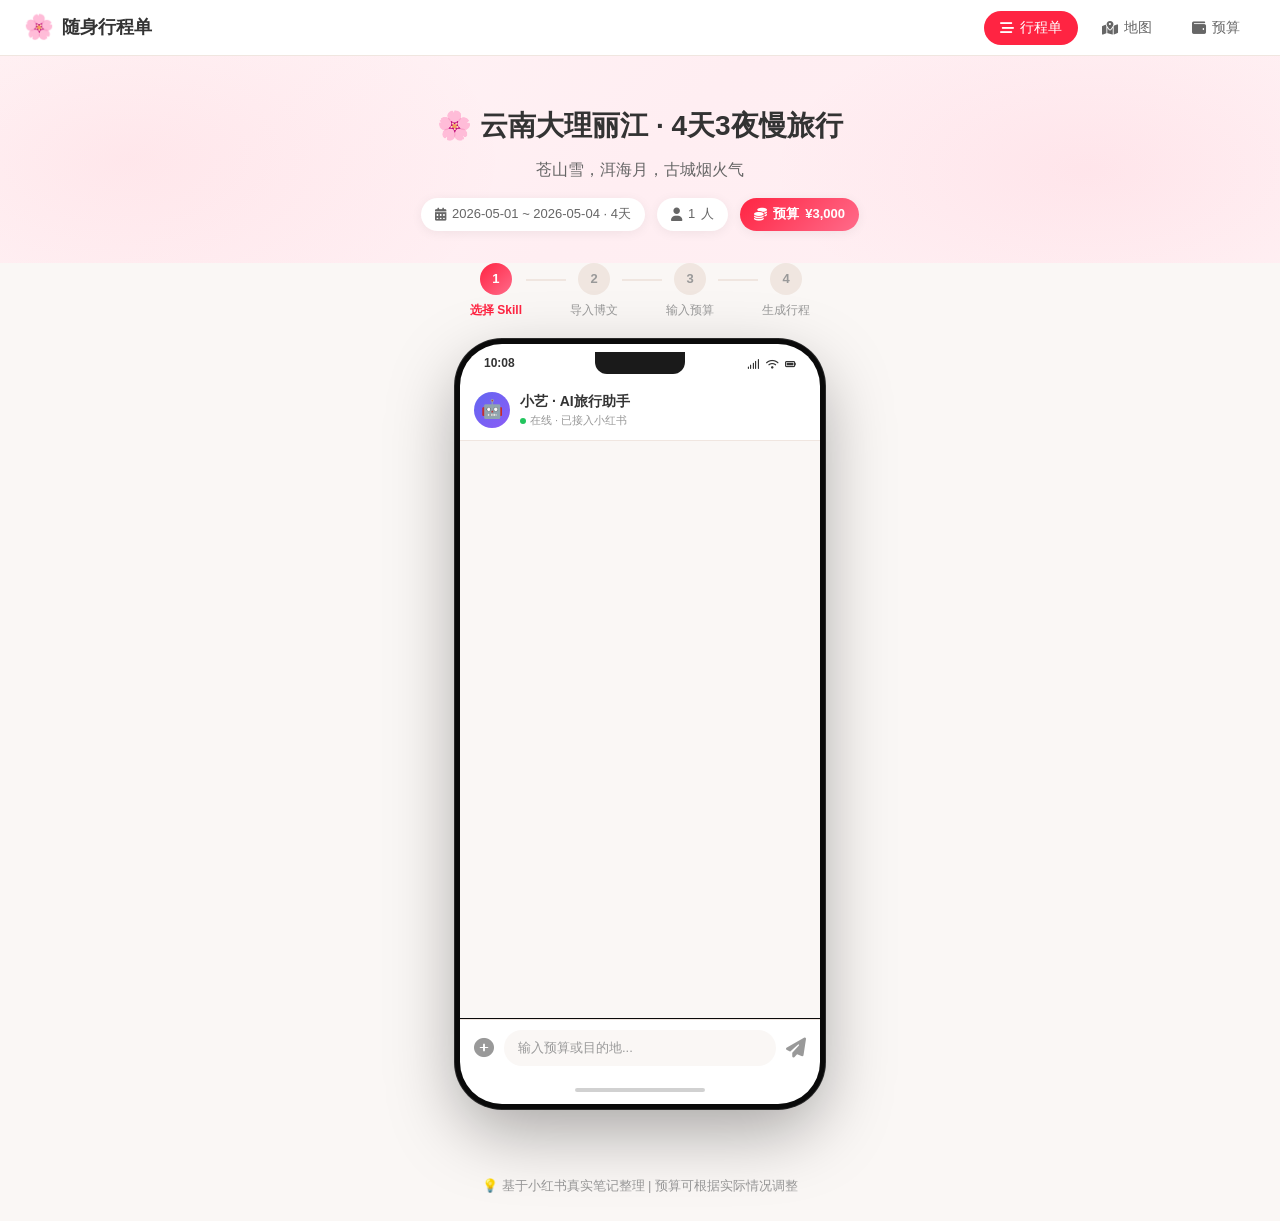
<file: v2/index.html>
<!DOCTYPE html>
<html lang="zh-CN">
<head>
  <meta charset="UTF-8">
  <meta name="viewport" content="width=device-width, initial-scale=1.0">
  <title>🌸 云南旅行计划 | 随身行程单</title>
  <link rel="stylesheet" href="https://cdnjs.cloudflare.com/ajax/libs/font-awesome/6.4.0/css/all.min.css">
  <link rel="stylesheet" href="style.css">
</head>
<body>
  <!-- 顶部导航 -->
  <nav class="top-nav">
    <div class="nav-brand">
      <span class="logo">🌸</span>
      <span class="brand-text">随身行程单</span>
    </div>
    <div class="nav-actions">
      <button class="nav-btn active" data-view="itinerary">
        <i class="fas fa-stream"></i> 行程单
      </button>
      <button class="nav-btn" data-view="map">
        <i class="fas fa-map-marked-alt"></i> 地图
      </button>
      <button class="nav-btn" data-view="budget">
        <i class="fas fa-wallet"></i> 预算
      </button>
    </div>
  </nav>

  <!-- Hero 区域 -->
  <header class="hero">
    <div class="hero-bg"></div>
    <div class="hero-content">
      <h1 id="trip-title"></h1>
      <p id="trip-subtitle"></p>
      <div class="hero-tags">
        <span class="tag"><i class="fas fa-calendar-alt"></i> <span id="trip-dates"></span></span>
        <span class="tag"><i class="fas fa-user"></i> <span id="trip-travelers"></span>人</span>
        <span class="tag tag-budget"><i class="fas fa-coins"></i> 预算 <span id="trip-budget"></span></span>
      </div>
    </div>
  </header>

  <!-- 主内容区 -->
  <main class="main-content">
    <!-- 行程单视图（默认） -->
    <section id="itinerary-view" class="view active">
      <!-- 流程步骤条 -->
      <div class="flow-steps" id="flow-steps">
        <div class="flow-step active" data-step="1">
          <div class="flow-step-num">1</div>
          <div class="flow-step-label">选择 Skill</div>
        </div>
        <div class="flow-line"></div>
        <div class="flow-step" data-step="2">
          <div class="flow-step-num">2</div>
          <div class="flow-step-label">导入博文</div>
        </div>
        <div class="flow-line"></div>
        <div class="flow-step" data-step="3">
          <div class="flow-step-num">3</div>
          <div class="flow-step-label">输入预算</div>
        </div>
        <div class="flow-line"></div>
        <div class="flow-step" data-step="4">
          <div class="flow-step-num">4</div>
          <div class="flow-step-label">生成行程</div>
        </div>
      </div>

      <!-- 对话动画手机 -->
      <div class="phone-mockup chat-phone" id="chat-phone">
        <div class="phone-statusbar">
          <span class="phone-time">10:08</span>
          <div class="phone-notch"></div>
          <div class="phone-icons">
            <i class="fas fa-signal"></i>
            <i class="fas fa-wifi"></i>
            <i class="fas fa-battery-full"></i>
          </div>
        </div>

        <!-- 小艺头部 -->
        <div class="xiaoai-header">
          <div class="xiaoai-avatar">🤖</div>
          <div class="xiaoai-info">
            <div class="xiaoai-name">小艺 · AI旅行助手</div>
            <div class="xiaoai-status"><span class="status-dot"></span> 在线 · 已接入小红书</div>
          </div>
        </div>

        <!-- 对话区域 -->
        <div class="chat-area" id="chat-area">
          <div class="chat-date">今天 10:02</div>

          <div class="chat-msg user-msg" data-msg="1">
            <div class="msg-bubble">我收藏了几篇云南攻略，帮我参考一下做旅行计划 📝
              <div class="msg-meta">
                <div class="share-card"><span>📎</span>「大理4天3夜慢旅行」</div>
                <div class="share-card"><span>📎</span>「洱海骑行超全攻略」</div>
                <div class="share-card"><span>📎</span>「玉龙雪山避坑指南」</div>
              </div>
            </div>
            <div class="msg-avatar">👤</div>
          </div>

          <div class="chat-msg user-msg" data-msg="2">
            <div class="msg-bubble">对了，还有我收藏的「云南旅行 Skill」也一起导入吧 📚</div>
            <div class="msg-avatar">👤</div>
          </div>

          <div class="chat-msg ai-msg" data-msg="3">
            <div class="msg-avatar">🤖</div>
            <div class="msg-bubble">
              <div class="typing-indicator" id="typing-1"><span></span><span></span><span></span></div>
              <div class="msg-content" id="content-1" style="display:none">收到！正在导入你收藏的小红书资源... 🔍<div class="msg-meta">解析攻略内容 + 加载 Skill 规则</div></div>
            </div>
          </div>

          <div class="chat-msg ai-msg" data-msg="4">
            <div class="msg-avatar">🤖</div>
            <div class="msg-bubble">
              <div class="typing-indicator" id="typing-2"><span></span><span></span><span></span></div>
              <div class="msg-content" id="content-2" style="display:none">
                <div class="import-card">
                  <div class="import-title"><i class="fas fa-check-circle"></i> 已成功导入 4 项资源</div>
                  <div class="import-item"><span class="import-icon">📚</span><span>「云南旅行 Skill」</span><span class="import-tag">收藏</span></div>
                  <div class="import-item"><span class="import-icon">📖</span><span>「大理4天3夜慢旅行」</span><span class="import-tag">2.3w赞</span></div>
                  <div class="import-item"><span class="import-icon">📖</span><span>「洱海骑行超全攻略」</span><span class="import-tag">1.8w赞</span></div>
                  <div class="import-item"><span class="import-icon">📖</span><span>「玉龙雪山避坑指南」</span><span class="import-tag">1.5w赞</span></div>
                </div>
              </div>
            </div>
          </div>

          <div class="chat-msg user-msg" data-msg="5">
            <div class="msg-bubble">预算 <strong>3000</strong> 左右，帮我安排一下 💰</div>
            <div class="msg-avatar">👤</div>
          </div>

          <div class="chat-msg ai-msg" data-msg="6">
            <div class="msg-avatar">🤖</div>
            <div class="msg-bubble">
              <div class="typing-indicator" id="typing-3"><span></span><span></span><span></span></div>
              <div class="msg-content" id="content-3" style="display:none">已结合导入的攻略和 Skill，根据预算 <strong>¥3000</strong> 优化为 <strong>4 天 3 夜</strong> 慢旅行计划 📅<div class="msg-meta">参考 3 篇真实笔记 + Skill 规则引擎</div></div>
            </div>
          </div>

          <div class="chat-msg user-msg" data-msg="7">
            <div class="msg-bubble">想看看完整计划 👀</div>
            <div class="msg-avatar">👤</div>
          </div>

          <div class="chat-msg ai-msg" data-msg="8">
            <div class="msg-avatar">🤖</div>
            <div class="msg-bubble">
              <div class="typing-indicator" id="typing-4"><span></span><span></span><span></span></div>
              <div class="msg-content" id="content-4" style="display:none">已生成！点击下方按钮查看你的旅行计划 👇<div class="msg-meta">时间线 / 地图 / 预算</div></div>
            </div>
          </div>
        </div>

        <!-- 底部输入框 -->
        <div class="phone-inputbar">
          <i class="fas fa-plus-circle"></i>
          <div class="input-placeholder">输入预算或目的地...</div>
          <i class="fas fa-paper-plane"></i>
        </div>

        <div class="phone-gesture-bar"></div>
      </div>

      <!-- 行程单内容（对话结束后显示） -->
      <div class="itinerary-result" id="itinerary-result" style="display:none">
        <div class="phone-mockup">
          <div class="phone-statusbar">
            <span class="phone-time">10:08</span>
            <div class="phone-notch"></div>
            <div class="phone-icons">
              <i class="fas fa-signal"></i>
              <i class="fas fa-wifi"></i>
              <i class="fas fa-battery-full"></i>
            </div>
          </div>
          <div class="phone-scroll" id="itinerary-content"></div>
          <div class="phone-reminder" id="phone-reminder">💡 今日提醒：明天出发，记得带防晒霜</div>
          <div class="phone-gesture-bar"></div>
        </div>
      </div>

      <!-- 重新体验按钮 -->
      <div class="replay-area" id="replay-area" style="display:none">
        <button class="replay-btn" id="replay-btn">
          <i class="fas fa-redo"></i> 重新体验生成流程
        </button>
      </div>

      <!-- 鸿蒙桌面卡片预览 -->
      <div class="harmony-card-preview" id="harmony-card-preview" style="display:none">
        <div class="harmony-card-label">
          <i class="fas fa-th-large"></i> 添加到鸿蒙桌面的卡片效果
        </div>
        <div class="harmony-card">
          <div class="hc-header">
            <span class="hc-icon">🌸</span>
            <div class="hc-title">
              <div class="hc-name">云南 · 4天3夜</div>
              <div class="hc-meta">¥3000 · 大理→丽江</div>
            </div>
          </div>
          <div class="hc-timeline" id="hc-timeline">
            <div class="hc-dot active"></div>
            <div class="hc-line"></div>
            <div class="hc-dot"></div>
            <div class="hc-line"></div>
            <div class="hc-dot"></div>
            <div class="hc-line"></div>
            <div class="hc-dot"></div>
          </div>
          <div class="hc-days" id="hc-days">
            <span class="hc-day active" data-day="1">Day1</span>
            <span class="hc-day" data-day="2">Day2</span>
            <span class="hc-day" data-day="3">Day3</span>
            <span class="hc-day" data-day="4">Day4</span>
          </div>
          <div class="hc-list" id="hc-list">
            <div class="hc-item">
              <span class="hc-time">09:00</span>
              <span class="hc-text">抵达大理 ✈️</span>
            </div>
            <div class="hc-item">
              <span class="hc-time">11:00</span>
              <span class="hc-text">入住古城 🏨</span>
            </div>
            <div class="hc-item">
              <span class="hc-time">14:00</span>
              <span class="hc-text">古城漫步 🚶</span>
            </div>
          </div>
          <div class="hc-reminder">
            <i class="fas fa-bell"></i> 明日提醒：玉龙雪山大索道 09:00
          </div>
        </div>
      </div>
    </section>

    <!-- 地图视图（简化文字路线） -->
    <section id="map-view" class="view">
      <div class="route-list-wrapper">
        <h3><i class="fas fa-route"></i> 行程路线</h3>
        <div id="route-list"></div>
      </div>
    </section>

    <!-- 预算视图（简化） -->
    <section id="budget-view" class="view">
      <div class="budget-simple">
        <div class="budget-card total">
          <div class="budget-circle">
            <span class="budget-amount" id="budget-total"></span>
            <span class="budget-label">总预算</span>
          </div>
        </div>
        <div class="budget-bars" id="budget-bars"></div>
      </div>
    </section>
  </main>

  <!-- 详情弹窗 -->
  <div class="modal-overlay" id="modal-overlay">
    <div class="modal">
      <button class="modal-close" id="modal-close"><i class="fas fa-times"></i></button>
      <div class="modal-content" id="modal-content"></div>
    </div>
  </div>

  <!-- 底部提示 -->
  <footer class="footer">
    <p>💡 基于小红书真实笔记整理 | 预算可根据实际情况调整</p>
  </footer>

  <script src="data.js"></script>
  <script src="app.js"></script>
</body>
</html>
</file>
<file: v2/style.css>
/* ========== 全局变量与重置 ========== */
:root {
  --primary: #ff2442;
  --primary-light: #ff4d6d;
  --primary-dark: #d91a36;
  --secondary: #ff6b8a;
  --accent: #ffd1dc;
  --bg: #faf7f5;
  --card-bg: #ffffff;
  --text: #333333;
  --text-light: #666666;
  --text-lighter: #999999;
  --border: #f0e6e0;
  --shadow: 0 2px 12px rgba(0,0,0,0.06);
  --shadow-hover: 0 8px 24px rgba(0,0,0,0.1);
  --radius: 16px;
  --radius-sm: 8px;
  --transition: all 0.3s ease;
  --font: -apple-system, BlinkMacSystemFont, "Segoe UI", Roboto, "PingFang SC", "Microsoft YaHei", sans-serif;
}

* { margin: 0; padding: 0; box-sizing: border-box; }

body {
  font-family: var(--font);
  background: var(--bg);
  color: var(--text);
  line-height: 1.6;
  min-height: 100vh;
}

/* ========== 导航栏 ========== */
.top-nav {
  position: fixed;
  top: 0; left: 0; right: 0;
  z-index: 1000;
  display: flex;
  align-items: center;
  justify-content: space-between;
  padding: 0 24px;
  height: 56px;
  background: rgba(255,255,255,0.95);
  backdrop-filter: blur(10px);
  border-bottom: 1px solid var(--border);
}

.nav-brand {
  display: flex;
  align-items: center;
  gap: 8px;
  font-weight: 700;
  font-size: 18px;
}

.logo { font-size: 24px; }

.nav-actions {
  display: flex;
  gap: 8px;
}

.nav-btn {
  padding: 8px 16px;
  border: none;
  border-radius: 20px;
  background: transparent;
  color: var(--text-light);
  font-size: 14px;
  font-weight: 500;
  cursor: pointer;
  transition: var(--transition);
  display: flex;
  align-items: center;
  gap: 6px;
}

.nav-btn:hover {
  background: var(--accent);
  color: var(--primary);
}

.nav-btn.active {
  background: var(--primary);
  color: white;
}

/* ========== Hero 区域 ========== */
.hero {
  position: relative;
  margin-top: 56px;
  padding: 48px 24px 32px;
  text-align: center;
  overflow: hidden;
}

.hero-bg {
  position: absolute;
  inset: 0;
  background: linear-gradient(135deg, #fff5f7 0%, #ffeef2 50%, #fff0f3 100%);
  z-index: 0;
}

.hero-bg::before {
  content: '';
  position: absolute;
  top: -50%;
  left: -20%;
  width: 60%;
  height: 200%;
  background: radial-gradient(ellipse, rgba(255,36,66,0.06) 0%, transparent 70%);
}

.hero-bg::after {
  content: '';
  position: absolute;
  bottom: -30%;
  right: -10%;
  width: 50%;
  height: 150%;
  background: radial-gradient(ellipse, rgba(255,107,138,0.08) 0%, transparent 70%);
}

.hero-content {
  position: relative;
  z-index: 1;
  max-width: 600px;
  margin: 0 auto;
}

.hero h1 {
  font-size: 28px;
  font-weight: 800;
  margin-bottom: 8px;
  color: var(--text);
}

.hero p {
  font-size: 16px;
  color: var(--text-light);
  margin-bottom: 16px;
}

.hero-tags {
  display: flex;
  justify-content: center;
  gap: 12px;
  flex-wrap: wrap;
}

.tag {
  display: inline-flex;
  align-items: center;
  gap: 6px;
  padding: 6px 14px;
  border-radius: 20px;
  background: white;
  font-size: 13px;
  color: var(--text-light);
  box-shadow: var(--shadow);
}

.tag-budget {
  background: linear-gradient(135deg, var(--primary), var(--secondary));
  color: white;
  font-weight: 600;
}

/* ========== 主内容区 ========== */
.main-content {
  max-width: 800px;
  margin: 0 auto;
  padding: 0 16px 48px;
}

.view {
  display: none;
  animation: fadeIn 0.4s ease;
}

.view.active {
  display: block;
}

@keyframes fadeIn {
  from { opacity: 0; transform: translateY(10px); }
  to { opacity: 1; transform: translateY(0); }
}

/* ========== 鸿蒙直板机框 ========== */
.phone-mockup {
  width: 360px;
  margin: 0 auto;
  background: #0a0a0a;
  border-radius: 42px;
  box-shadow:
    0 0 0 5px #0a0a0a,
    0 0 0 6px #2a2a2a,
    0 25px 70px rgba(0,0,0,0.35);
  overflow: hidden;
  position: relative;
  display: flex;
  flex-direction: column;
  height: 760px;
}

/* 侧面电源键 */
.phone-mockup::before {
  content: '';
  position: absolute;
  right: -6px;
  top: 170px;
  width: 4px;
  height: 45px;
  background: #1a1a1a;
  border-radius: 0 2px 2px 0;
  z-index: -1;
}

/* 侧面音量键 */
.phone-mockup::after {
  content: '';
  position: absolute;
  left: -6px;
  top: 150px;
  width: 4px;
  height: 70px;
  background: #1a1a1a;
  border-radius: 2px 0 0 2px;
  z-index: -1;
}

/* 状态栏 */
.phone-statusbar {
  display: flex;
  align-items: center;
  justify-content: space-between;
  padding: 10px 24px 6px;
  font-size: 12px;
  color: var(--text);
  font-weight: 600;
  position: relative;
  background: var(--card-bg);
  flex-shrink: 0;
}

.phone-notch {
  position: absolute;
  left: 50%;
  top: 8px;
  transform: translateX(-50%);
  width: 90px;
  height: 22px;
  background: #1a1a1a;
  border-radius: 0 0 12px 12px;
  z-index: 10;
}

.phone-icons {
  display: flex;
  gap: 6px;
  font-size: 10px;
}

/* 机框内滚动区域 */
.phone-scroll {
  flex: 1;
  overflow-y: auto;
  padding: 12px 14px;
  background: var(--bg);
  display: flex;
  flex-direction: column;
  gap: 10px;
  -webkit-overflow-scrolling: touch;
  overscroll-behavior-y: contain;
}

/* 今日提醒 */
.phone-reminder {
  padding: 10px 14px;
  background: linear-gradient(135deg, #fff8f9, #fff0f3);
  border-top: 1px solid var(--border);
  font-size: 12px;
  color: var(--primary-dark);
  font-weight: 500;
  flex-shrink: 0;
}

/* 底部手势导航条 */
.phone-gesture-bar {
  height: 28px;
  background: var(--card-bg);
  display: flex;
  align-items: center;
  justify-content: center;
  flex-shrink: 0;
}

.phone-gesture-bar::after {
  content: '';
  width: 130px;
  height: 4px;
  background: rgba(0,0,0,0.18);
  border-radius: 2px;
}

/* ========== 机框内行程单 ========== */
.day-group {
  background: white;
  border-radius: 16px;
  overflow: hidden;
  box-shadow: var(--shadow);
}

.day-toggle {
  display: flex;
  align-items: center;
  justify-content: space-between;
  padding: 12px 14px;
  cursor: pointer;
  transition: var(--transition);
  border-bottom: 1px solid transparent;
}

.day-toggle:hover {
  background: #faf7f5;
}

.day-group.expanded .day-toggle {
  border-bottom-color: var(--border);
}

.day-toggle-main {
  display: flex;
  align-items: center;
  gap: 10px;
}

.day-toggle-badge {
  display: flex;
  align-items: center;
  justify-content: center;
  width: 36px;
  height: 36px;
  border-radius: 50%;
  background: linear-gradient(135deg, var(--primary), var(--secondary));
  color: white;
  font-weight: 700;
  font-size: 12px;
  flex-shrink: 0;
}

.day-toggle-title {
  font-size: 14px;
  font-weight: 700;
  color: var(--text);
}

.day-toggle-theme {
  font-size: 11px;
  color: var(--text-lighter);
}

.day-toggle-arrow {
  font-size: 12px;
  color: var(--text-lighter);
  transition: transform 0.3s ease;
}

.day-group.expanded .day-toggle-arrow {
  transform: rotate(180deg);
}

.day-spots {
  display: none;
  padding: 8px 12px;
}

.day-group.expanded .day-spots {
  display: block;
}

.day-spot {
  display: flex;
  flex-direction: column;
  gap: 4px;
  padding: 10px 0;
  border-bottom: 1px solid var(--border);
  cursor: pointer;
  transition: var(--transition);
}

.day-spot:last-child {
  border-bottom: none;
}

.day-spot:hover {
  background: #faf7f5;
  border-radius: 10px;
  padding-left: 8px;
  padding-right: 8px;
  margin: 0 -8px;
}

.day-spot-time {
  display: inline-flex;
  align-items: center;
  gap: 4px;
  padding: 2px 8px;
  border-radius: 8px;
  background: #fff0f3;
  color: var(--primary);
  font-size: 11px;
  font-weight: 600;
  width: fit-content;
}

.day-spot-main {
  display: flex;
  align-items: flex-start;
  gap: 8px;
}

.day-spot-icon {
  font-size: 20px;
  flex-shrink: 0;
  margin-top: 2px;
}

.day-spot-title {
  font-size: 13px;
  font-weight: 700;
  color: var(--text);
  line-height: 1.4;
}

.day-spot-desc {
  font-size: 11px;
  color: var(--text-light);
  line-height: 1.5;
  display: -webkit-box;
  -webkit-line-clamp: 2;
  -webkit-box-orient: vertical;
  overflow: hidden;
}

/* ========== 地图视图（文字路线） ========== */
.route-list-wrapper {
  background: var(--card-bg);
  border-radius: var(--radius);
  box-shadow: var(--shadow);
  padding: 24px;
}

.route-list-wrapper h3 {
  font-size: 16px;
  margin-bottom: 16px;
  display: flex;
  align-items: center;
  gap: 8px;
  color: var(--primary);
}

.route-list-item {
  display: flex;
  align-items: flex-start;
  gap: 14px;
  padding: 14px 0;
  border-bottom: 1px solid var(--border);
}

.route-list-item:last-child {
  border-bottom: none;
}

.route-list-step {
  display: flex;
  align-items: center;
  justify-content: center;
  width: 28px;
  height: 28px;
  border-radius: 50%;
  background: linear-gradient(135deg, var(--primary), var(--secondary));
  color: white;
  font-size: 12px;
  font-weight: 700;
  flex-shrink: 0;
}

.route-list-main {
  flex: 1;
}

.route-list-places {
  font-weight: 700;
  font-size: 14px;
  margin-bottom: 6px;
  color: var(--text);
}

.route-list-detail {
  display: flex;
  flex-wrap: wrap;
  gap: 10px;
  font-size: 12px;
  color: var(--text-light);
  margin-bottom: 4px;
}

.route-list-detail span {
  display: inline-flex;
  align-items: center;
  gap: 4px;
}

.route-list-detail i {
  color: var(--secondary);
}

.route-list-note {
  font-size: 12px;
  color: var(--primary);
}

/* ========== 预算视图（简化） ========== */
.budget-simple {
  padding: 24px 0;
}

.budget-card {
  text-align: center;
  padding: 32px;
  background: var(--card-bg);
  border-radius: var(--radius);
  box-shadow: var(--shadow);
  margin-bottom: 24px;
}

.budget-circle {
  display: inline-flex;
  flex-direction: column;
  align-items: center;
  justify-content: center;
  width: 160px;
  height: 160px;
  border-radius: 50%;
  background: linear-gradient(135deg, var(--primary), var(--secondary));
  color: white;
  box-shadow: 0 8px 24px rgba(255,36,66,0.3);
}

.budget-amount {
  font-size: 32px;
  font-weight: 800;
}

.budget-label {
  font-size: 14px;
  opacity: 0.9;
}

.budget-bars {
  background: var(--card-bg);
  border-radius: var(--radius);
  box-shadow: var(--shadow);
  padding: 20px;
  display: flex;
  flex-direction: column;
  gap: 16px;
}

.budget-bar-item {
  display: flex;
  flex-direction: column;
  gap: 8px;
}

.budget-bar-header {
  display: flex;
  align-items: center;
  gap: 8px;
  font-size: 14px;
}

.budget-bar-icon {
  font-size: 18px;
}

.budget-bar-label {
  flex: 1;
  font-weight: 500;
  color: var(--text);
}

.budget-bar-value {
  font-weight: 700;
  color: var(--primary);
}

.budget-bar-track {
  width: 100%;
  height: 10px;
  background: #f0e6e0;
  border-radius: 5px;
  overflow: hidden;
}

.budget-bar-fill {
  height: 100%;
  border-radius: 5px;
  background: linear-gradient(90deg, var(--primary), var(--secondary));
  transition: width 0.8s ease;
}

/* ========== 弹窗 ========== */
.modal-overlay {
  position: fixed;
  inset: 0;
  z-index: 2000;
  background: rgba(0,0,0,0.5);
  display: none;
  align-items: center;
  justify-content: center;
  padding: 24px;
  backdrop-filter: blur(4px);
}

.modal-overlay.active {
  display: flex;
}

.modal {
  background: var(--card-bg);
  border-radius: var(--radius);
  max-width: 500px;
  width: 100%;
  max-height: 80vh;
  overflow-y: auto;
  position: relative;
  box-shadow: 0 20px 60px rgba(0,0,0,0.2);
  animation: modalIn 0.3s ease;
}

@keyframes modalIn {
  from { opacity: 0; transform: scale(0.9) translateY(20px); }
  to { opacity: 1; transform: scale(1) translateY(0); }
}

.modal-close {
  position: absolute;
  top: 12px;
  right: 12px;
  width: 32px;
  height: 32px;
  border-radius: 50%;
  border: none;
  background: var(--bg);
  color: var(--text-light);
  cursor: pointer;
  display: flex;
  align-items: center;
  justify-content: center;
  transition: var(--transition);
  z-index: 10;
}

.modal-close:hover {
  background: var(--primary);
  color: white;
}

.modal-content {
  padding: 28px;
}

.modal-header {
  margin-bottom: 16px;
}

.modal-title {
  font-size: 20px;
  font-weight: 700;
  margin-bottom: 8px;
}

.modal-time {
  display: inline-block;
  padding: 4px 12px;
  border-radius: 10px;
  background: #fff0f3;
  color: var(--primary);
  font-size: 13px;
  font-weight: 600;
}

.modal-body {
  font-size: 14px;
  color: var(--text-light);
  line-height: 1.8;
}

.modal-body p {
  margin-bottom: 12px;
}

.modal-tags {
  display: flex;
  flex-wrap: wrap;
  gap: 8px;
  margin: 16px 0;
}

.modal-tag {
  padding: 6px 14px;
  border-radius: 12px;
  background: #f8f4f2;
  font-size: 13px;
}

.modal-section {
  margin-top: 16px;
  padding-top: 16px;
  border-top: 1px solid var(--border);
}

.modal-section h4 {
  font-size: 14px;
  font-weight: 600;
  margin-bottom: 10px;
  display: flex;
  align-items: center;
  gap: 6px;
}

.modal-note {
  padding: 12px;
  border-radius: var(--radius-sm);
  background: linear-gradient(135deg, #fff8f9, #fff0f3);
  font-size: 13px;
  color: var(--text-light);
  line-height: 1.7;
}

/* ========== 底部 ========== */
.footer {
  text-align: center;
  padding: 24px;
  font-size: 13px;
  color: var(--text-lighter);
}

/* ========== 响应式 ========== */
@media (max-width: 768px) {
  .hero h1 { font-size: 22px; }
  .hero-tags { gap: 8px; }
  .tag { font-size: 12px; padding: 4px 10px; }

  .phone-mockup {
    width: 100%;
    max-width: 360px;
    height: 580px;
  }

  .nav-btn { padding: 6px 12px; font-size: 13px; }
  .nav-brand .brand-text { display: none; }

  .route-list-wrapper { padding: 16px; }
}

/* 滚动条美化 */
::-webkit-scrollbar { width: 6px; }
::-webkit-scrollbar-track { background: transparent; }
::-webkit-scrollbar-thumb { background: var(--accent); border-radius: 3px; }
::-webkit-scrollbar-thumb:hover { background: var(--secondary); }

/* ========== 8步对话动画样式 ========== */

/* 流程步骤条 */
.flow-steps {
  display: flex;
  align-items: center;
  justify-content: center;
  gap: 0;
  margin-bottom: 24px;
  padding: 0 16px;
}

.flow-step {
  display: flex;
  flex-direction: column;
  align-items: center;
  gap: 6px;
  position: relative;
}

.flow-step-num {
  width: 32px;
  height: 32px;
  border-radius: 50%;
  background: var(--border);
  color: var(--text-lighter);
  font-size: 13px;
  font-weight: 700;
  display: flex;
  align-items: center;
  justify-content: center;
  transition: var(--transition);
}

.flow-step.active .flow-step-num,
.flow-step.completed .flow-step-num {
  background: linear-gradient(135deg, var(--primary), var(--secondary));
  color: white;
}

.flow-step-label {
  font-size: 12px;
  color: var(--text-lighter);
  font-weight: 500;
  transition: var(--transition);
}

.flow-step.active .flow-step-label,
.flow-step.completed .flow-step-label {
  color: var(--primary);
  font-weight: 600;
}

.flow-line {
  width: 40px;
  height: 2px;
  background: var(--border);
  margin: 0 4px;
  position: relative;
  top: -12px;
  transition: var(--transition);
}

.flow-step.completed + .flow-line {
  background: linear-gradient(90deg, var(--primary), var(--secondary));
}

/* 小艺头部 */
.xiaoai-header {
  display: flex;
  align-items: center;
  gap: 10px;
  padding: 10px 14px;
  background: var(--card-bg);
  border-bottom: 1px solid var(--border);
  flex-shrink: 0;
}

.xiaoai-avatar {
  width: 36px;
  height: 36px;
  border-radius: 50%;
  background: linear-gradient(135deg, #6366f1, #8b5cf6);
  display: flex;
  align-items: center;
  justify-content: center;
  font-size: 18px;
  flex-shrink: 0;
}

.xiaoai-info {
  flex: 1;
  min-width: 0;
}

.xiaoai-name {
  font-size: 14px;
  font-weight: 600;
  color: var(--text);
}

.xiaoai-status {
  font-size: 11px;
  color: var(--text-lighter);
  display: flex;
  align-items: center;
  gap: 4px;
}

.status-dot {
  width: 6px;
  height: 6px;
  border-radius: 50%;
  background: #22c55e;
  display: inline-block;
  animation: pulse 2s infinite;
}

@keyframes pulse {
  0%, 100% { opacity: 1; }
  50% { opacity: 0.5; }
}

/* 对话区域 */
.chat-area {
  flex: 1;
  overflow-y: auto;
  padding: 12px 14px;
  background: var(--bg);
  display: flex;
  flex-direction: column;
  gap: 10px;
  -webkit-overflow-scrolling: touch;
  overscroll-behavior-y: contain;
}

.chat-date {
  text-align: center;
  font-size: 11px;
  color: var(--text-lighter);
  margin-bottom: 4px;
}

.chat-area {
  flex: 1;
  overflow-y: auto;
  padding: 12px 14px;
  background: var(--bg);
  display: flex;
  flex-direction: column;
  gap: 10px;
  -webkit-overflow-scrolling: touch;
  overscroll-behavior-y: contain;
}

.chat-msg {
  display: flex;
  gap: 8px;
  opacity: 0;
  transform: translateY(10px);
  animation: none;
  width: max-content;
  max-width: 100%;
}

@keyframes msgAppear {
  from { opacity: 0; transform: translateY(10px); }
  to { opacity: 1; transform: translateY(0); }
}

/* 用户消息 - 头像在右边 */
.user-msg {
  align-self: flex-end;
  margin-left: auto;
}

.user-msg .msg-avatar {
  width: 28px;
  height: 28px;
  border-radius: 50%;
  background: linear-gradient(135deg, #ff6b35, #ff8c42);
  display: flex;
  align-items: center;
  justify-content: center;
  font-size: 14px;
  flex-shrink: 0;
}

.user-msg .msg-bubble {
  background: linear-gradient(135deg, #95ec69, #7dd55a);
  color: var(--text);
  border-radius: 16px 4px 16px 16px;
  padding: 10px 14px;
  font-size: 13px;
  line-height: 1.5;
  max-width: 240px;
  word-wrap: break-word;
}

/* AI消息 - 头像在左边 */
.ai-msg {
  align-self: flex-start;
  margin-right: auto;
  display: flex;
  gap: 8px;
  opacity: 0;
  transform: translateY(10px);
  animation: none;
}

@keyframes msgAppear {
  from { opacity: 0; transform: translateY(10px); }
  to { opacity: 1; transform: translateY(0); }
}

/* 用户消息 - 头像在右边 */
.user-msg .msg-avatar {
  width: 28px;
  height: 28px;
  border-radius: 50%;
  background: linear-gradient(135deg, #ff6b35, #ff8c42);
  display: flex;
  align-items: center;
  justify-content: center;
  font-size: 14px;
  flex-shrink: 0;
}

.user-msg .msg-bubble {
  background: linear-gradient(135deg, #95ec69, #7dd55a);
  color: var(--text);
  border-radius: 16px 4px 16px 16px;
  padding: 10px 14px;
  font-size: 13px;
  line-height: 1.5;
  max-width: 240px;
  word-wrap: break-word;
}

/* AI消息 - 头像在左边 */
.ai-msg {
  align-self: flex-start;
}

.ai-msg .msg-avatar {
  width: 28px;
  height: 28px;
  border-radius: 50%;
  background: linear-gradient(135deg, #6366f1, #8b5cf6);
  display: flex;
  align-items: center;
  justify-content: center;
  font-size: 14px;
  flex-shrink: 0;
}

.ai-msg .msg-bubble {
  background: white;
  color: var(--text);
  border-radius: 4px 16px 16px 16px;
  padding: 10px 14px;
  font-size: 13px;
  line-height: 1.5;
  max-width: 240px;
  word-wrap: break-word;
  box-shadow: 0 1px 4px rgba(0,0,0,0.06);
}

.msg-meta {
  font-size: 11px;
  color: var(--text-lighter);
  margin-top: 6px;
  padding-top: 6px;
  border-top: 1px solid rgba(0,0,0,0.06);
}

/* 分享卡片 */
.share-card {
  display: flex;
  align-items: center;
  gap: 6px;
  padding: 6px 10px;
  background: rgba(255,255,255,0.6);
  border-radius: 8px;
  font-size: 12px;
  margin-top: 4px;
}

/* 导入卡片 */
.import-card {
  background: #f8f9fa;
  border-radius: 10px;
  padding: 10px;
}

.import-title {
  font-weight: 600;
  font-size: 12px;
  color: var(--primary);
  margin-bottom: 8px;
  display: flex;
  align-items: center;
  gap: 6px;
}

.import-item {
  display: flex;
  align-items: center;
  gap: 6px;
  padding: 4px 0;
  font-size: 12px;
}

.import-icon {
  font-size: 14px;
}

.import-tag {
  margin-left: auto;
  padding: 2px 8px;
  border-radius: 10px;
  background: var(--accent);
  color: var(--primary);
  font-size: 10px;
  font-weight: 600;
}

/* 打字机动画 */
.typing-indicator {
  display: flex;
  gap: 4px;
  padding: 4px 0;
}

.typing-indicator span {
  width: 8px;
  height: 8px;
  border-radius: 50%;
  background: var(--text-lighter);
  animation: typingBounce 1.4s infinite ease-in-out both;
}

.typing-indicator span:nth-child(1) { animation-delay: -0.32s; }
.typing-indicator span:nth-child(2) { animation-delay: -0.16s; }

@keyframes typingBounce {
  0%, 80%, 100% { transform: scale(0.6); opacity: 0.4; }
  40% { transform: scale(1); opacity: 1; }
}

/* 底部输入框 */
.phone-inputbar {
  display: flex;
  align-items: center;
  gap: 10px;
  padding: 10px 14px;
  background: var(--card-bg);
  border-top: 1px solid var(--border);
  flex-shrink: 0;
}

.phone-inputbar i {
  font-size: 20px;
  color: var(--text-lighter);
}

.input-placeholder {
  flex: 1;
  padding: 8px 14px;
  background: var(--bg);
  border-radius: 18px;
  font-size: 13px;
  color: var(--text-lighter);
}

/* 行程单结果区域 */
.itinerary-result {
  animation: fadeIn 0.5s ease;
}

/* 重新体验按钮 */
.replay-area {
  display: flex;
  justify-content: center;
  margin-top: 20px;
}

.replay-btn {
  padding: 10px 24px;
  border: 1px solid var(--border);
  border-radius: 24px;
  background: white;
  color: var(--text-light);
  font-size: 14px;
  font-weight: 500;
  cursor: pointer;
  transition: var(--transition);
  display: flex;
  align-items: center;
  gap: 8px;
}

.replay-btn:hover {
  background: var(--primary);
  color: white;
  border-color: var(--primary);
  box-shadow: 0 4px 16px rgba(255,36,66,0.25);
}

/* 查看行程单按钮 */
.view-itinerary-btn {
  cursor: pointer;
}

.view-itinerary-btn .msg-bubble {
  background: linear-gradient(135deg, var(--primary), var(--secondary)) !important;
  color: white !important;
  font-weight: 600;
  text-align: center;
  transition: transform 0.2s ease, box-shadow 0.2s ease;
}

.view-itinerary-btn:hover .msg-bubble {
  transform: scale(1.02);
  box-shadow: 0 4px 16px rgba(255,36,66,0.3);
}


/* ========== 鸿蒙桌面卡片预览 ========== */
.harmony-card-preview {
  margin-top: 32px;
  animation: fadeIn 0.6s ease;
}

.harmony-card-label {
  text-align: center;
  font-size: 13px;
  color: var(--text-lighter);
  margin-bottom: 16px;
  display: flex;
  align-items: center;
  justify-content: center;
  gap: 8px;
}

.harmony-card-label i {
  color: var(--primary);
}

/* 鸿蒙卡片本体 - 模拟 4x4 网格卡片 */
.harmony-card {
  width: 320px;
  margin: 0 auto;
  background: var(--card-bg);
  border-radius: 24px;
  box-shadow:
    0 4px 20px rgba(0,0,0,0.08),
    0 0 0 1px rgba(0,0,0,0.04);
  padding: 16px;
  position: relative;
  overflow: hidden;
}

/* 卡片顶部装饰线 */
.harmony-card::before {
  content: '';
  position: absolute;
  top: 0;
  left: 0;
  right: 0;
  height: 3px;
  background: linear-gradient(90deg, var(--primary), var(--secondary));
}

/* 卡片头部 */
.hc-header {
  display: flex;
  align-items: center;
  gap: 10px;
  margin-bottom: 12px;
}

.hc-icon {
  font-size: 24px;
  width: 40px;
  height: 40px;
  display: flex;
  align-items: center;
  justify-content: center;
  background: linear-gradient(135deg, #fff5f7, #ffeef2);
  border-radius: 12px;
}

.hc-title {
  flex: 1;
}

.hc-name {
  font-size: 15px;
  font-weight: 700;
  color: var(--text);
}

.hc-meta {
  font-size: 12px;
  color: var(--text-lighter);
  margin-top: 2px;
}

/* 时间线指示器 */
.hc-timeline {
  display: flex;
  align-items: center;
  justify-content: center;
  gap: 0;
  margin-bottom: 8px;
  padding: 0 20px;
}

.hc-dot {
  width: 8px;
  height: 8px;
  border-radius: 50%;
  background: var(--border);
  flex-shrink: 0;
  transition: var(--transition);
}

.hc-dot.active {
  background: linear-gradient(135deg, var(--primary), var(--secondary));
  box-shadow: 0 0 0 3px rgba(255,36,66,0.15);
}

.hc-line {
  flex: 1;
  height: 2px;
  background: var(--border);
  margin: 0 4px;
}

/* Day 标签 */
.hc-days {
  display: flex;
  justify-content: space-between;
  padding: 0 8px;
  margin-bottom: 12px;
}

.hc-day {
  font-size: 11px;
  color: var(--text-lighter);
  font-weight: 500;
  transition: var(--transition);
  cursor: pointer;
  padding: 4px 8px;
  border-radius: 10px;
}

.hc-day:hover {
  background: rgba(255,36,66,0.08);
  color: var(--primary);
}

.hc-day.active {
  color: var(--primary);
  font-weight: 700;
  background: rgba(255,36,66,0.1);
}
  font-size: 11px;
  color: var(--text-lighter);
  font-weight: 500;
  transition: var(--transition);
}

.hc-day.active {
  color: var(--primary);
  font-weight: 700;
}

/* 行程列表 */
.hc-list {
  background: linear-gradient(135deg, #faf7f5, #fff8f9);
  border-radius: 16px;
  padding: 12px;
  margin-bottom: 12px;
}

.hc-item {
  display: flex;
  align-items: center;
  gap: 10px;
  padding: 6px 0;
  font-size: 13px;
}

.hc-item:first-child {
  padding-top: 0;
}

.hc-item:last-child {
  padding-bottom: 0;
}

.hc-time {
  font-size: 11px;
  font-weight: 600;
  color: var(--primary);
  width: 36px;
  flex-shrink: 0;
}

.hc-text {
  color: var(--text);
  flex: 1;
}

/* 底部提醒 */
.hc-reminder {
  display: flex;
  align-items: center;
  gap: 6px;
  padding: 10px 12px;
  background: linear-gradient(135deg, #fff0f3, #ffeef2);
  border-radius: 12px;
  font-size: 12px;
  color: var(--primary-dark);
  font-weight: 500;
}

.hc-reminder i {
  font-size: 11px;
  color: var(--primary);
}
</file>
